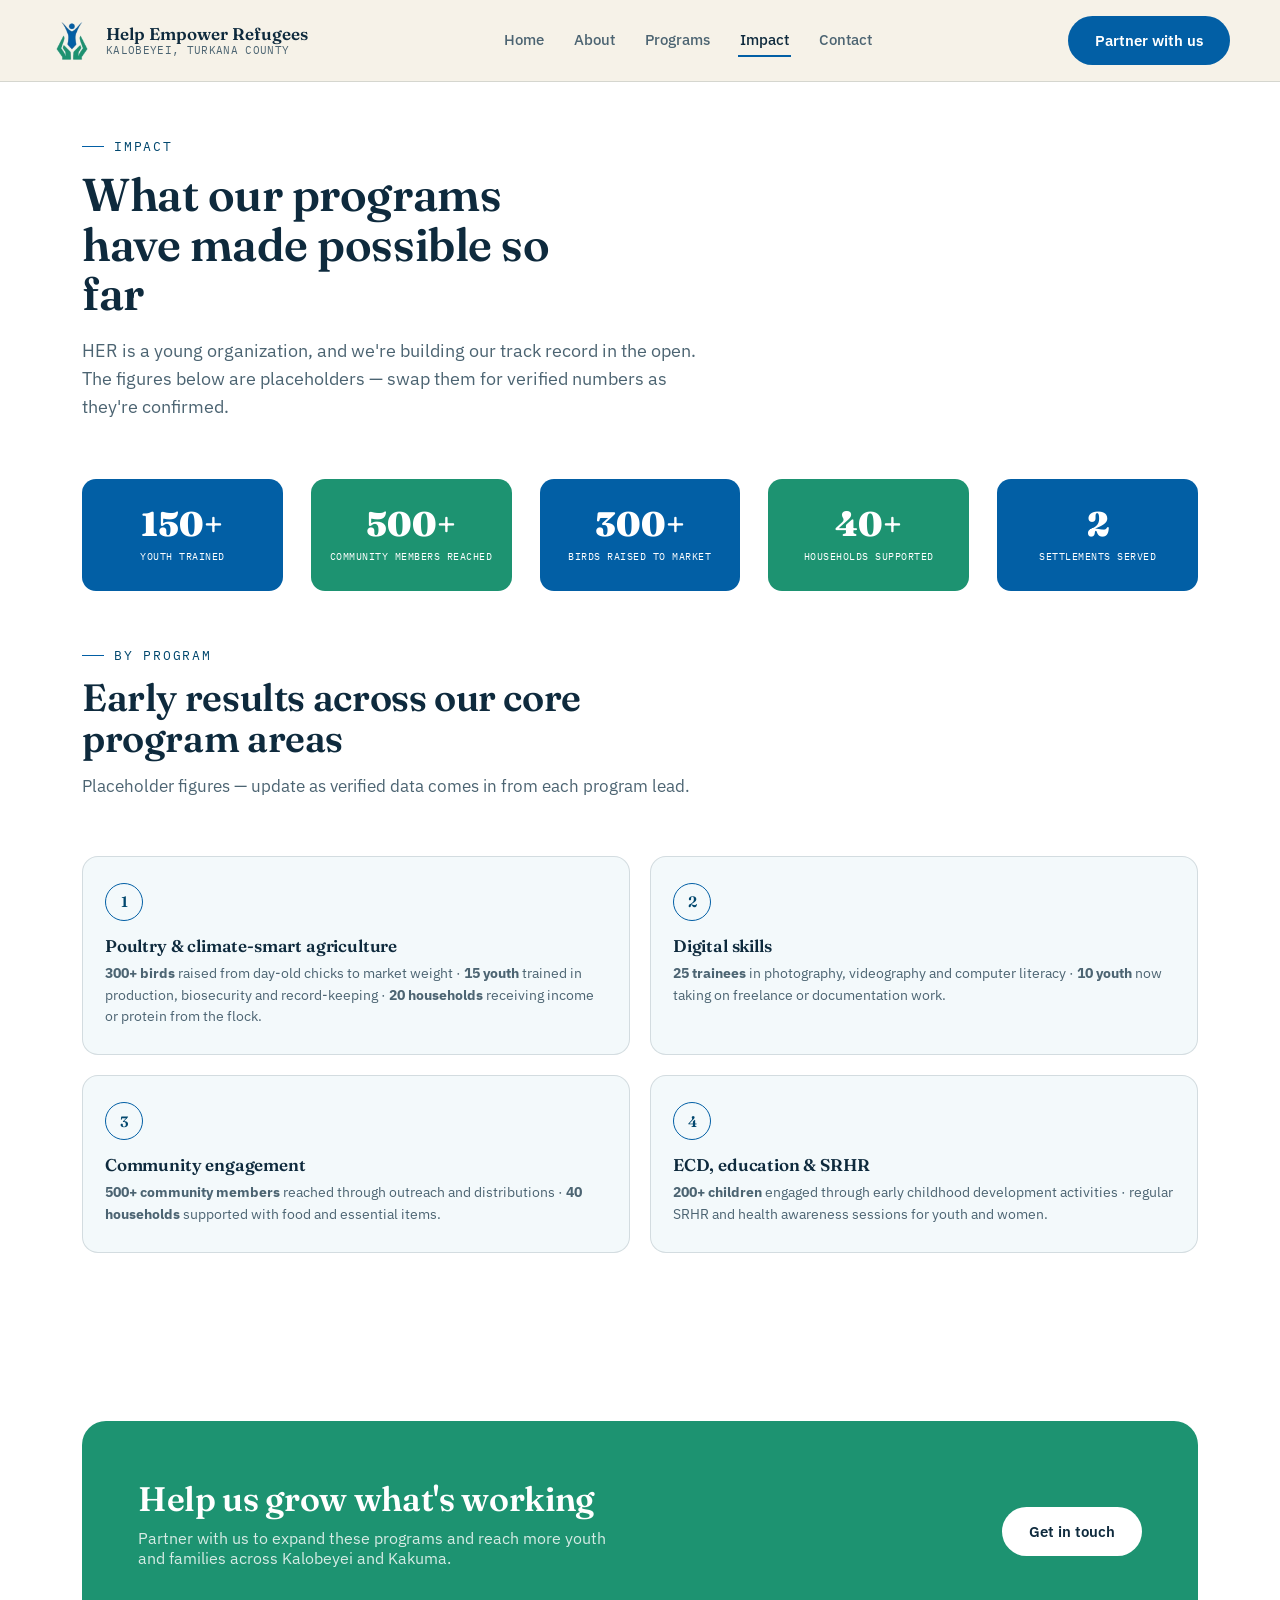
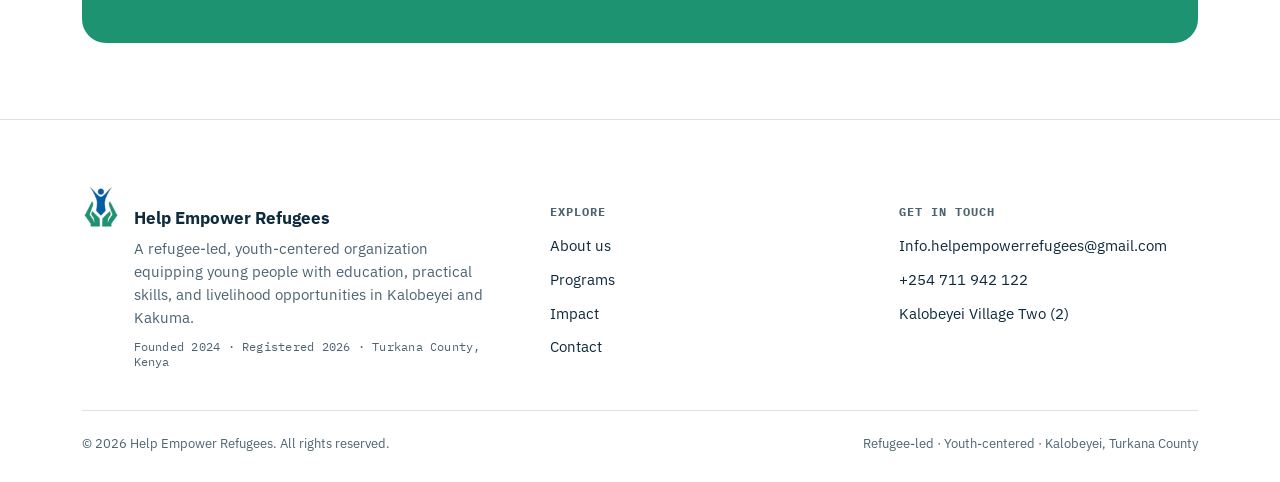
<file: impact.html>
<!DOCTYPE html>
<html lang="en">
<head>
<meta charset="UTF-8">
<meta name="viewport" content="width=device-width, initial-scale=1.0">
<title>Impact | Help Empower Refugees</title>
<meta name="description" content="See the early impact of HER's programs across poultry farming, digital skills, and community engagement in Kalobeyei and Kakuma.">
<link rel="icon" href="assets/favicon.ico" sizes="any">
<link rel="icon" type="image/png" sizes="32x32" href="assets/favicon-32x32.png">
<link rel="icon" type="image/png" sizes="16x16" href="assets/favicon-16x16.png">
<link rel="apple-touch-icon" href="assets/apple-touch-icon.png">
<link rel="icon" type="image/png" sizes="192x192" href="assets/icon-192.png">
<link rel="preconnect" href="https://fonts.googleapis.com">
<link rel="preconnect" href="https://fonts.gstatic.com" crossorigin>
<link href="https://fonts.googleapis.com/css2?family=Fraunces:ital,opsz,wght@0,9..144,300;0,9..144,400;0,9..144,500;0,9..144,600;0,9..144,700;0,9..144,900;1,9..144,400;1,9..144,500&family=IBM+Plex+Sans:wght@400;500;600;700&family=IBM+Plex+Mono:wght@400;500&display=swap" rel="stylesheet">
<link rel="stylesheet" href="styles.css">
</head>
<body>

<header>
  <div class="wrap nav-row">
    <a href="index.html" class="brand">
      <img src="assets/logo-icon.png" alt="Help Empower Refugees logo">
      <div class="brand-text">
        <div class="name">Help Empower Refugees</div>
        <div class="loc">KALOBEYEI, TURKANA COUNTY</div>
      </div>
    </a>
    <nav class="links" id="navLinks">
      <a href="index.html" data-route="home">Home</a>
      <a href="about.html" data-route="about">About</a>
      <a href="programs.html" data-route="programs">Programs</a>
      <a href="impact.html" data-route="impact">Impact</a>
      <a href="contact.html" data-route="contact">Contact</a>
    </nav>
    <div class="nav-actions">
      <a href="contact.html" class="btn btn-clay">Partner with us</a>
      <button class="menu-toggle" id="menuToggle" aria-label="Toggle menu"><span></span></button>
    </div>
  </div>
</header>

<main class="wrap">

    <section class="page-hero">
      <div class="eyebrow">Impact</div>
      <h1>What our programs have made possible so far</h1>
      <p class="lead">HER is a young organization, and we're building our track record in the open. The figures below are placeholders &mdash; swap them for verified numbers as they're confirmed.</p>
    </section>

    <section class="block tight" style="padding-top:0;">
      <div class="stats-strip" style="margin-top:20px;padding-top:0;border-top:none;justify-content:flex-start;gap:28px;">
        <!-- PLACEHOLDER: replace with real figures -->
        <div class="ring-badge"><span class="num">150+</span><span class="lbl">Youth trained</span></div>
        <div class="ring-badge"><span class="num">500+</span><span class="lbl">Community members reached</span></div>
        <div class="ring-badge"><span class="num">300+</span><span class="lbl">Birds raised to market</span></div>
        <div class="ring-badge"><span class="num">40+</span><span class="lbl">Households supported</span></div>
        <div class="ring-badge"><span class="num">2</span><span class="lbl">Settlements served</span></div>
      </div>
    </section>

    <section class="block tight" style="padding-top:0;">
      <div class="section-head">
        <div class="eyebrow">By program</div>
        <h2>Early results across our core program areas</h2>
        <p>Placeholder figures &mdash; update as verified data comes in from each program lead.</p>
      </div>

      <div class="values-grid" style="grid-template-columns:repeat(2,1fr);">
        <!-- PLACEHOLDER: replace with real figures -->
        <div class="value-card">
          <div class="value-mark">1</div>
          <h3>Poultry &amp; climate-smart agriculture</h3>
          <p><strong>300+ birds</strong> raised from day-old chicks to market weight &middot; <strong>15 youth</strong> trained in production, biosecurity and record-keeping &middot; <strong>20 households</strong> receiving income or protein from the flock.</p>
        </div>
        <div class="value-card">
          <div class="value-mark">2</div>
          <h3>Digital skills</h3>
          <p><strong>25 trainees</strong> in photography, videography and computer literacy &middot; <strong>10 youth</strong> now taking on freelance or documentation work.</p>
        </div>
        <div class="value-card">
          <div class="value-mark">3</div>
          <h3>Community engagement</h3>
          <p><strong>500+ community members</strong> reached through outreach and distributions &middot; <strong>40 households</strong> supported with food and essential items.</p>
        </div>
        <div class="value-card">
          <div class="value-mark">4</div>
          <h3>ECD, education &amp; SRHR</h3>
          <p><strong>200+ children</strong> engaged through early childhood development activities &middot; regular SRHR and health awareness sessions for youth and women.</p>
        </div>
      </div>
    </section>

    <section class="block tight">
      <div class="cta-band">
        <div>
          <h2>Help us grow what's working</h2>
          <p>Partner with us to expand these programs and reach more youth and families across Kalobeyei and Kakuma.</p>
        </div>
        <a href="contact.html" class="btn btn-light">Get in touch</a>
      </div>
    </section>

</main>

<footer>
  <div class="wrap">
    <div class="foot-grid">
      <div class="foot-brand">
        <img src="assets/logo-icon.png" alt="Help Empower Refugees logo">
        <div>
          <h4>Help Empower Refugees</h4>
          <p>A refugee-led, youth-centered organization equipping young people with education, practical skills, and livelihood opportunities in Kalobeyei and Kakuma.</p>
          <div class="foot-meta">Founded 2024 &middot; Registered 2026 &middot; Turkana County, Kenya</div>
        </div>
      </div>
      <div class="foot-col">
        <h5>Explore</h5>
        <a href="about.html">About us</a>
        <a href="programs.html">Programs</a>
        <a href="impact.html">Impact</a>
        <a href="contact.html">Contact</a>
      </div>
      <div class="foot-col">
        <h5>Get in touch</h5>
        <a href="mailto:Info.helpempowerrefugees@gmail.com">Info.helpempowerrefugees@gmail.com</a>
        <a href="tel:+254711942122">+254 711 942 122</a>
        <div>Kalobeyei Village Two (2)</div>
      </div>
    </div>
    <div class="foot-bottom">
      <span>&copy; 2026 Help Empower Refugees. All rights reserved.</span>
      <span>Refugee-led &middot; Youth-centered &middot; Kalobeyei, Turkana County</span>
    </div>
  </div>
</footer>

<script src="script.js"></script>

</body>
</html>
</file>
<file: styles.css>
:root{
    --ink:#0E2A3D;
    --ink-soft:#4C6472;
    --bone:#FFFFFF;
    --card:#F3F9FB;
    --blue:#025FA5;
    --blue-deep:#01476E;
    --green:#1D9371;
    --green-deep:#146F55;
    --line:rgba(14,42,61,0.14);
    --line-soft:rgba(14,42,61,0.08);
    --radius:18px;
  }
  *{box-sizing:border-box;}
  html{scroll-behavior:smooth;}
  body{
    margin:0;
    background:var(--bone);
    color:var(--ink);
    font-family:'IBM Plex Sans', sans-serif;
    -webkit-font-smoothing:antialiased;
  }
  img{max-width:100%;display:block;}
  a{color:inherit;text-decoration:none;}
  h1,h2,h3{
    font-family:'Fraunces', serif;
    font-weight:600;
    line-height:1.08;
    margin:0;
    letter-spacing:-0.01em;
  }
  .eyebrow{
    font-family:'IBM Plex Mono', monospace;
    font-size:12.5px;
    letter-spacing:0.14em;
    text-transform:uppercase;
    color:var(--blue-deep);
    display:flex;
    align-items:center;
    gap:10px;
  }
  .eyebrow::before{
    content:"";
    width:22px;
    height:1px;
    background:var(--blue);
    display:inline-block;
  }
  .wrap{max-width:1180px;margin:0 auto;padding:0 32px;}
  .btn{
    display:inline-flex;
    align-items:center;
    gap:8px;
    padding:14px 26px;
    border-radius:999px;
    font-weight:600;
    font-size:15px;
    border:1.5px solid transparent;
    cursor:pointer;
    transition:transform .15s ease, background .2s ease, color .2s ease, border-color .2s ease;
  }
  .btn:hover{transform:translateY(-2px);}
  .btn-clay{background:var(--blue);color:#FFFFFF;}
  .btn-clay:hover{background:var(--blue-deep);}
  .btn-outline{background:transparent;color:var(--ink);border-color:var(--line);}
  .btn-outline:hover{border-color:var(--ink);}
  .btn-light{background:var(--bone);color:var(--ink);}
  .btn-light:hover{background:#fff;}

  /* ---- nav ---- */
  header{
    position:sticky;top:0;z-index:60;
    background:rgba(246,241,231,0.92);
    backdrop-filter:blur(10px);
    border-bottom:1px solid var(--line);
  }
  .nav-row{
    display:flex;align-items:center;justify-content:space-between;
    padding:16px 0;
  }
  .brand{display:flex;align-items:center;gap:12px;}
  .brand img{width:44px;height:44px;object-fit:contain;border-radius:10px;}
  .brand-text .name{font-family:'Fraunces',serif;font-weight:600;font-size:17px;line-height:1.15;}
  .brand-text .loc{font-family:'IBM Plex Mono',monospace;font-size:11px;color:var(--ink-soft);letter-spacing:.03em;}
  nav.links{display:flex;align-items:center;gap:26px;}
  nav.links a{
    font-size:14.5px;font-weight:500;color:var(--ink-soft);
    padding:6px 2px;border-bottom:2px solid transparent;
    transition:color .15s, border-color .15s;
  }
  nav.links a:hover{color:var(--ink);}
  nav.links a.active{color:var(--ink);border-color:var(--blue);}
  .nav-actions{display:flex;align-items:center;gap:18px;}
  .menu-toggle{display:none;background:none;border:1.5px solid var(--line);border-radius:10px;padding:9px 11px;cursor:pointer;}
  .menu-toggle span,.menu-toggle span::before,.menu-toggle span::after{
    content:"";display:block;width:18px;height:2px;background:var(--ink);position:relative;
  }
  .menu-toggle span::before{position:absolute;top:-6px;}
  .menu-toggle span::after{position:absolute;top:6px;}

  /* ---- stat cards ---- */
  .ring-badge{
    position:relative;
    border-radius:14px;
    border:none;
    padding:26px 18px;
    display:flex;flex-direction:column;align-items:center;justify-content:center;
    gap:6px;
    flex-shrink:0;background:var(--card);
    text-align:center;
  }
  .ring-badge .num{font-family:'Fraunces',serif;font-weight:900;font-size:32px;line-height:1.05;color:var(--ink);}
  .ring-badge .lbl{font-family:'IBM Plex Mono',monospace;font-size:10px;text-transform:uppercase;letter-spacing:.05em;color:var(--ink-soft);text-align:center;line-height:1.3;margin-top:2px;}

  /* ---- hero ---- */
  .hero{padding:64px 0 40px;}
  .hero-grid{display:grid;grid-template-columns:1.05fr 0.95fr;gap:56px;align-items:center;}
  .hero h1{font-size:clamp(34px,4.6vw,58px);margin:16px 0 22px;}
  .hero p.lead{font-size:18px;line-height:1.6;color:var(--ink-soft);max-width:46ch;margin-bottom:30px;}
  .hero-cta{display:flex;gap:14px;flex-wrap:wrap;margin-bottom:8px;}
  .hero-media{position:relative;}
  .hero-media .frame{
    border-radius:var(--radius);overflow:hidden;border:1px solid var(--line);
    aspect-ratio:4/5;
  }
  .hero-media img{width:100%;height:100%;object-fit:cover;}
  .hero-media .ring-badge{position:absolute;bottom:-24px;left:-24px;background:var(--blue);border-radius:14px;padding:24px 22px;box-shadow:0 14px 30px rgba(2,95,165,0.28);}
  .hero-media .ring-badge .num,.hero-media .ring-badge .lbl{color:#FFFFFF;}

  .stats-strip{
    display:grid;grid-template-columns:repeat(auto-fit,minmax(150px,1fr));gap:16px;
    margin-top:64px;padding-top:40px;border-top:1px solid var(--line);
  }
  .stats-strip .ring-badge{padding:28px 18px;}
  .stats-strip .ring-badge .num{font-size:34px;}
  .stats-strip .ring-badge:nth-child(odd){background:var(--blue);}
  .stats-strip .ring-badge:nth-child(odd) .num,.stats-strip .ring-badge:nth-child(odd) .lbl{color:#FFFFFF;}
  .stats-strip .ring-badge:nth-child(even){background:var(--green);}
  .stats-strip .ring-badge:nth-child(even) .num,.stats-strip .ring-badge:nth-child(even) .lbl{color:#FFFFFF;}

  /* ---- section shells ---- */
  section.block{padding:76px 0;}
  section.block.tight{padding:56px 0;}
  .section-head{max-width:640px;margin-bottom:44px;}
  .section-head h2{font-size:clamp(26px,3vw,38px);margin-top:14px;}
  .section-head p{color:var(--ink-soft);font-size:16.5px;line-height:1.6;margin-top:14px;}

  .mission-grid{display:grid;grid-template-columns:1fr 1fr;gap:64px;align-items:start;}
  .mission-copy p{font-size:17px;line-height:1.7;color:var(--ink-soft);margin:18px 0 26px;}
  .mission-photos{display:grid;grid-template-columns:1.3fr 1fr;grid-template-rows:1fr 1fr;gap:14px;height:420px;}
  .mission-photos img{width:100%;height:100%;object-fit:cover;border-radius:14px;border:1px solid var(--line);}
  .mission-photos a:first-child{grid-row:1/3;}

  .cards-grid{display:grid;grid-template-columns:repeat(2,1fr);gap:22px;}
  .prog-card{
    background:var(--card);border:1px solid var(--line);border-radius:var(--radius);
    overflow:hidden;transition:transform .2s ease, box-shadow .2s ease;
  }
  .prog-card:hover{transform:translateY(-4px);box-shadow:0 18px 34px rgba(36,26,18,0.09);}
  .prog-card .ph{aspect-ratio:16/10;overflow:hidden;}
  .prog-card .ph img{width:100%;height:100%;object-fit:cover;}
  .prog-card .body{padding:26px 26px 30px;}
  .prog-card h3{font-size:21px;margin-bottom:10px;}
  .prog-card p{color:var(--ink-soft);font-size:15px;line-height:1.6;margin:0;}
  .tagchip{
    display:inline-block;font-family:'IBM Plex Mono',monospace;font-size:11px;
    letter-spacing:.05em;text-transform:uppercase;color:var(--green-deep);
    background:rgba(30,104,88,0.1);padding:5px 11px;border-radius:999px;margin-bottom:12px;
  }

  .cta-band{
    background:var(--green);color:#FFFFFF;border-radius:24px;
    padding:60px 56px;display:flex;align-items:center;justify-content:space-between;gap:40px;flex-wrap:wrap;
  }
  .cta-band h2{color:#fff;font-size:clamp(24px,2.8vw,34px);max-width:520px;}
  .cta-band p{color:rgba(255,255,255,0.82);margin-top:10px;font-size:15.5px;max-width:480px;}

  /* ---- footer ---- */
  footer{border-top:1px solid var(--line);padding:64px 0 30px;margin-top:20px;}
  .foot-grid{display:grid;grid-template-columns:1.4fr 1fr 1fr;gap:50px;padding-bottom:40px;}
  .foot-brand{display:flex;gap:14px;align-items:flex-start;}
  .foot-brand img{width:46px;height:46px;object-fit:contain;border-radius:10px;}
  .foot-brand h4{font-size:17px;margin-bottom:8px;}
  .foot-brand p{color:var(--ink-soft);font-size:14.5px;line-height:1.6;margin:0 0 10px;}
  .foot-meta{font-family:'IBM Plex Mono',monospace;font-size:11.5px;color:var(--ink-soft);letter-spacing:.02em;}
  .foot-col h5{font-family:'IBM Plex Mono',monospace;font-size:12px;text-transform:uppercase;letter-spacing:.08em;color:var(--ink-soft);margin-bottom:16px;}
  .foot-col a,.foot-col div{display:block;font-size:14.5px;color:var(--ink);margin-bottom:12px;line-height:1.5;}
  .foot-col a:hover{color:var(--blue);}
  .foot-bottom{border-top:1px solid var(--line);padding-top:24px;font-size:13px;color:var(--ink-soft);display:flex;justify-content:space-between;flex-wrap:wrap;gap:10px;}

  /* ---- inner pages ---- */
  .page-hero{padding:56px 0 20px;}
  .page-hero h1{font-size:clamp(30px,4vw,46px);margin-top:16px;max-width:16ch;}
  .page-hero p.lead{font-size:17.5px;color:var(--ink-soft);max-width:56ch;margin-top:18px;line-height:1.6;}

  .full-photo{border-radius:var(--radius);overflow:hidden;border:1px solid var(--line);margin:44px 0;}
  .full-photo img{width:100%;height:420px;object-fit:cover;}

  .vm-grid{display:grid;grid-template-columns:1fr 1fr;gap:40px;margin-bottom:56px;}
  .vm-card{background:var(--card);border:1px solid var(--line);border-radius:var(--radius);padding:36px;}
  .vm-card .eyebrow{margin-bottom:16px;}
  .vm-card p{font-family:'Fraunces',serif;font-size:22px;line-height:1.45;font-weight:400;color:var(--ink);}

  .values-grid{display:grid;grid-template-columns:repeat(4,1fr);gap:20px;margin:56px 0;}
  .value-card{border:1px solid var(--line);border-radius:16px;padding:26px 22px;background:var(--card);}
  .value-mark{
    width:38px;height:38px;border-radius:50%;border:1.5px solid var(--blue);
    display:flex;align-items:center;justify-content:center;
    font-family:'Fraunces',serif;font-weight:600;color:var(--blue-deep);margin-bottom:16px;font-size:15px;
  }
  .value-card h3{font-size:17px;margin-bottom:8px;}
  .value-card p{font-size:14px;color:var(--ink-soft);line-height:1.55;margin:0;}

  .where-block{display:grid;grid-template-columns:1fr 1fr;gap:56px;align-items:center;margin:60px 0 20px;}
  .where-block p{font-size:16.5px;line-height:1.7;color:var(--ink-soft);}
  .lead-line{
    margin-top:22px;font-family:'IBM Plex Mono',monospace;font-size:13px;
    color:var(--ink);border-left:2px solid var(--blue);padding-left:14px;
  }

  .program-row{display:grid;grid-template-columns:1fr 1fr;gap:60px;align-items:center;padding:64px 0;border-top:1px solid var(--line);}
  .program-row:first-of-type{border-top:none;}
  .program-row.reverse .p-text{order:2;}
  .program-row.reverse .p-media{order:1;}
  .p-text h2{font-size:clamp(24px,3vw,34px);margin:14px 0 18px;}
  .p-text p{font-size:16px;line-height:1.7;color:var(--ink-soft);margin:0 0 14px;}
  .p-media{display:grid;gap:12px;}
  .p-media.count-3{grid-template-columns:1fr 1fr;grid-template-rows:1fr 1fr;}
  .p-media.count-3 a:first-child{grid-row:1/3;}
  .p-media.count-2{grid-template-columns:1fr 1fr;}
  .p-media img{width:100%;height:100%;object-fit:cover;border-radius:14px;border:1px solid var(--line);}
  .p-media.count-3{height:340px;}
  .p-media.count-2{height:230px;}

  .contact-grid{display:grid;grid-template-columns:1fr 1fr;gap:60px;align-items:flex-start;margin-top:40px;}
  .contact-cards{display:grid;gap:16px;}
  .c-card{
    display:flex;align-items:center;gap:16px;background:var(--card);
    border:1px solid var(--line);border-radius:16px;padding:22px 24px;
  }
  .c-card:hover{border-color:var(--blue);}
  .c-icon{
    width:46px;height:46px;border-radius:50%;background:var(--bone);
    display:flex;align-items:center;justify-content:center;flex-shrink:0;
    font-family:'Fraunces',serif;font-weight:600;color:var(--blue-deep);font-size:17px;
    border:1px solid var(--line);
  }
  .c-card .c-label{font-family:'IBM Plex Mono',monospace;font-size:11px;text-transform:uppercase;letter-spacing:.06em;color:var(--ink-soft);margin-bottom:4px;}
  .c-card .c-value{font-size:16px;font-weight:500;}

  .c-info{
    display:flex;align-items:center;gap:16px;background:var(--bone);
    border:1px dashed var(--line);border-radius:16px;padding:22px 24px;
    cursor:default;
  }
  .c-info .c-icon-square{border-radius:10px;background:var(--card);}
  .c-info .c-label{font-family:'IBM Plex Mono',monospace;font-size:11px;text-transform:uppercase;letter-spacing:.06em;color:var(--ink-soft);margin-bottom:4px;}
  .c-info .c-value{font-size:16px;font-weight:500;}
  .contact-media{border-radius:var(--radius);overflow:hidden;border:1px solid var(--line);}
  .contact-media img{width:100%;height:100%;object-fit:cover;min-height:420px;}

  .map-panel{border-radius:var(--radius);overflow:hidden;border:1px solid var(--line);line-height:0;}
  .map-panel iframe{display:block;width:100%;}

  /* ---- contact form ---- */
  .contact-form{background:var(--card);border:1px solid var(--line);border-radius:var(--radius);padding:40px;margin-top:8px;max-width:760px;}
  .form-grid{display:grid;grid-template-columns:1fr 1fr;gap:20px;}
  .form-field{margin-bottom:20px;display:flex;flex-direction:column;gap:8px;}
  .form-field label{font-family:'IBM Plex Mono',monospace;font-size:11.5px;text-transform:uppercase;letter-spacing:.06em;color:var(--ink-soft);}
  .form-field input,.form-field textarea{
    font-family:'IBM Plex Sans',sans-serif;font-size:15px;color:var(--ink);
    background:#FFFFFF;border:1.5px solid var(--line);border-radius:12px;padding:13px 16px;
    transition:border-color .15s ease;resize:vertical;
  }
  .form-field input:focus,.form-field textarea:focus{outline:none;border-color:var(--blue);}
  .form-field input::placeholder,.form-field textarea::placeholder{color:var(--ink-soft);opacity:0.6;}
  .contact-form .btn{border:none;}
  .contact-form .btn:disabled{opacity:0.6;cursor:default;transform:none;}
  .form-status{margin-top:16px;font-size:14px;font-weight:600;min-height:1.4em;}
  .form-status.sending{color:var(--ink-soft);font-weight:500;}
  .form-status.success{color:var(--green-deep);}
  .form-status.error{color:var(--blue-deep);}

  @media (max-width:920px){
    nav.links{position:fixed;top:78px;left:0;right:0;background:var(--bone);
      flex-direction:column;align-items:flex-start;gap:0;padding:8px 32px 20px;
      border-bottom:1px solid var(--line);display:none;}
    nav.links.open{display:flex;}
    nav.links a{width:100%;padding:12px 0;border-bottom:1px solid var(--line-soft);}
    .menu-toggle{display:block;}
    .nav-actions .btn-clay{display:none;}
    .hero-grid{grid-template-columns:1fr;gap:40px;}
    .hero-media{order:-1;}
    .mission-grid{grid-template-columns:1fr;}
    .mission-photos{height:320px;margin-top:10px;}
    .cards-grid{grid-template-columns:1fr;}
    .vm-grid{grid-template-columns:1fr;}
    .values-grid{grid-template-columns:1fr 1fr;}
    .where-block{grid-template-columns:1fr;}
    .program-row,.program-row.reverse{grid-template-columns:1fr;}
    .program-row.reverse .p-text,.program-row.reverse .p-media{order:0;}
    .contact-grid{grid-template-columns:1fr;}
    .form-grid{grid-template-columns:1fr;}
    .contact-form{padding:28px 22px;}
    .foot-grid{grid-template-columns:1fr;gap:34px;}
    .cta-band{padding:40px 28px;}
    .stats-strip{grid-template-columns:repeat(2,1fr);}
  }
  @media (max-width:560px){
    .wrap{padding:0 20px;}
    .values-grid{grid-template-columns:1fr;}
    .hero-cta{flex-direction:column;align-items:flex-start;}
    .stats-strip{grid-template-columns:1fr;}
    .ring-badge{flex-direction:row;justify-content:flex-start;text-align:left;gap:16px;padding:22px 20px;}
    .ring-badge .lbl{text-align:left;margin-top:0;}
    .hero-media .ring-badge{position:static;margin-top:16px;flex-direction:row;justify-content:center;}
  }
</file>
